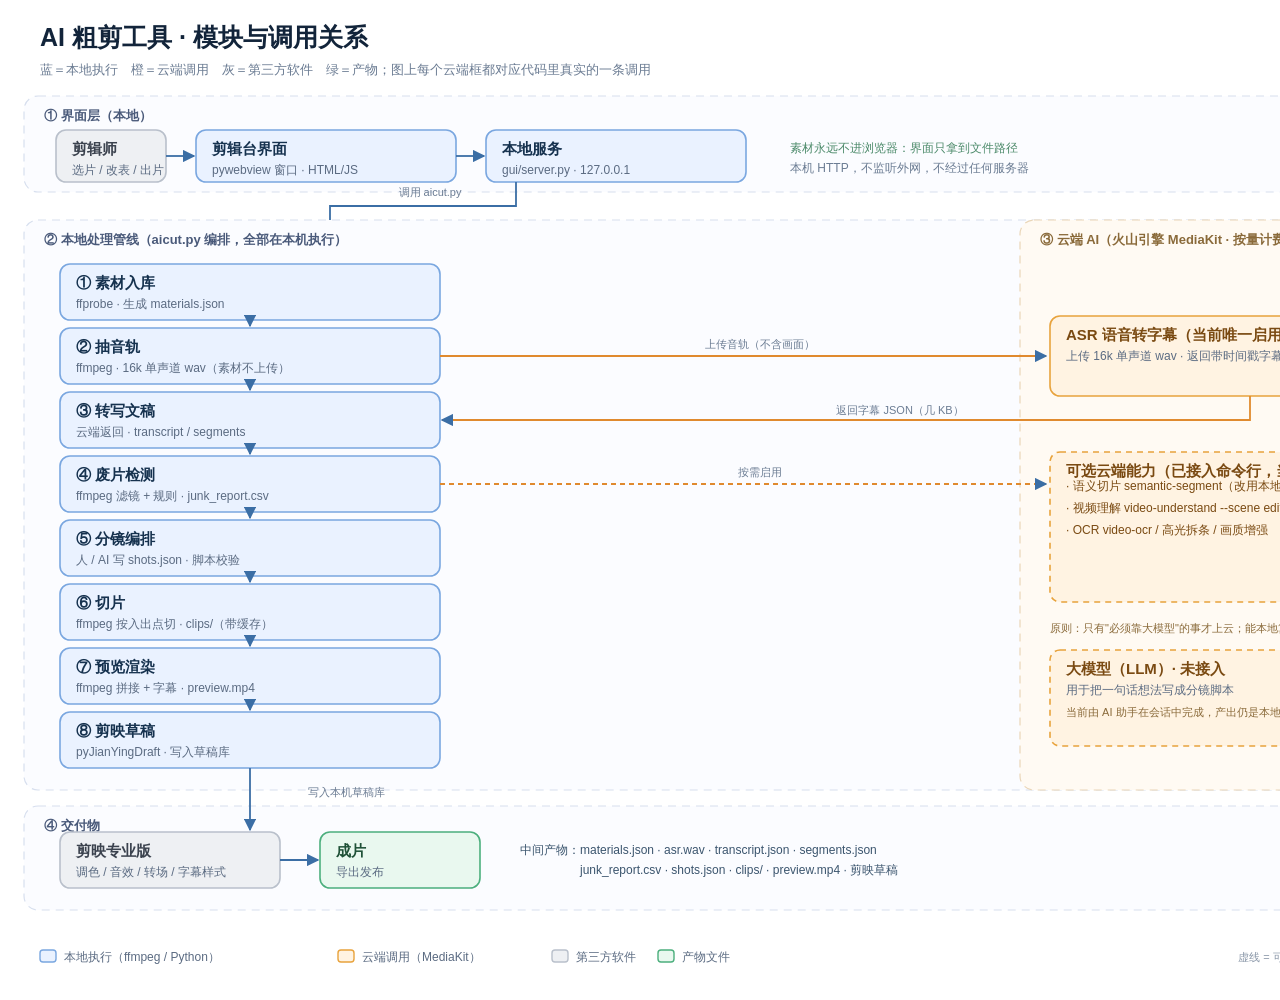
<file: docs/架构图-单页.html>
<!DOCTYPE html><html><head><meta charset="utf-8"><style>html,body{margin:0;padding:0;background:#fff}svg{display:block}</style></head><body><svg xmlns="http://www.w3.org/2000/svg" width="1520" height="1000" viewBox="0 0 1520 1000">
<defs><marker id="arw" viewBox="0 0 10 10" refX="9" refY="5" markerWidth="7" markerHeight="7" orient="auto-start-reverse"><path d="M 0 0 L 10 5 L 0 10 z" fill="#3b6ea5"/></marker></defs>
<rect width="1520" height="1000" fill="#ffffff"/>
<text x="40" y="46" font-size="25" font-weight="700" fill="#12243a" font-family="PingFang SC, Hiragino Sans GB, Microsoft YaHei, sans-serif">AI 粗剪工具 · 模块与调用关系</text>
<text x="40" y="74" font-size="13" fill="#6b7c93" font-family="PingFang SC, Hiragino Sans GB, Microsoft YaHei, sans-serif">蓝＝本地执行　橙＝云端调用　灰＝第三方软件　绿＝产物；图上每个云端框都对应代码里真实的一条调用</text>
<rect x="24" y="96" width="1472" height="96" rx="14" fill="#fbfcff" stroke="#d7dfee" stroke-width="1.2" stroke-dasharray="8 6"/>
<text x="44" y="120" font-size="13" font-weight="600" fill="#4a5a7a" font-family="PingFang SC, Hiragino Sans GB, Microsoft YaHei, sans-serif">① 界面层（本地）</text>
<rect x="56" y="130" width="110" height="52" rx="10" fill="#eef0f3" stroke="#b9c0cb" stroke-width="1.6"/>
<text x="72" y="154" font-size="15" font-weight="600" fill="#3b424e" font-family="PingFang SC, Hiragino Sans GB, Microsoft YaHei, sans-serif">剪辑师</text>
<text x="72" y="174" font-size="12" fill="#5b6b82" font-family="PingFang SC, Hiragino Sans GB, Microsoft YaHei, sans-serif">选片 / 改表 / 出片</text>
<rect x="196" y="130" width="260" height="52" rx="10" fill="#eaf2ff" stroke="#7aa7e0" stroke-width="1.6"/>
<text x="212" y="154" font-size="15" font-weight="600" fill="#16324f" font-family="PingFang SC, Hiragino Sans GB, Microsoft YaHei, sans-serif">剪辑台界面</text>
<text x="212" y="174" font-size="12" fill="#5b6b82" font-family="PingFang SC, Hiragino Sans GB, Microsoft YaHei, sans-serif">pywebview 窗口 · HTML/JS</text>
<rect x="486" y="130" width="260" height="52" rx="10" fill="#eaf2ff" stroke="#7aa7e0" stroke-width="1.6"/>
<text x="502" y="154" font-size="15" font-weight="600" fill="#16324f" font-family="PingFang SC, Hiragino Sans GB, Microsoft YaHei, sans-serif">本地服务</text>
<text x="502" y="174" font-size="12" fill="#5b6b82" font-family="PingFang SC, Hiragino Sans GB, Microsoft YaHei, sans-serif">gui/server.py · 127.0.0.1</text>
<line x1="166" y1="156" x2="194" y2="156" stroke="#3b6ea5" stroke-width="1.8" marker-end="url(#arw)"/>
<line x1="456" y1="156" x2="484" y2="156" stroke="#3b6ea5" stroke-width="1.8" marker-end="url(#arw)"/>
<text x="790" y="152" font-size="12" fill="#4c8a6a" font-family="PingFang SC, Hiragino Sans GB, Microsoft YaHei, sans-serif">素材永远不进浏览器：界面只拿到文件路径</text>
<text x="790" y="172" font-size="12" fill="#6b7c93" font-family="PingFang SC, Hiragino Sans GB, Microsoft YaHei, sans-serif">本机 HTTP，不监听外网，不经过任何服务器</text>
<path d="M 516,182 L 516,206 L 330,206 L 330,266" fill="none" stroke="#3b6ea5" stroke-width="1.8" marker-end="url(#arw)"/>
<text x="430" y="196" font-size="11" fill="#6b7c93" text-anchor="middle" font-family="PingFang SC, Hiragino Sans GB, Microsoft YaHei, sans-serif">调用 aicut.py</text>
<rect x="24" y="220" width="1472" height="570" rx="14" fill="#fbfcff" stroke="#d7dfee" stroke-width="1.2" stroke-dasharray="8 6"/>
<text x="44" y="244" font-size="13" font-weight="600" fill="#4a5a7a" font-family="PingFang SC, Hiragino Sans GB, Microsoft YaHei, sans-serif">② 本地处理管线（aicut.py 编排，全部在本机执行）</text>
<rect x="60" y="264" width="380" height="56" rx="10" fill="#eaf2ff" stroke="#7aa7e0" stroke-width="1.6"/>
<text x="76" y="288" font-size="15" font-weight="600" fill="#16324f" font-family="PingFang SC, Hiragino Sans GB, Microsoft YaHei, sans-serif">① 素材入库</text>
<text x="76" y="308" font-size="12" fill="#5b6b82" font-family="PingFang SC, Hiragino Sans GB, Microsoft YaHei, sans-serif">ffprobe · 生成 materials.json</text>
<rect x="60" y="328" width="380" height="56" rx="10" fill="#eaf2ff" stroke="#7aa7e0" stroke-width="1.6"/>
<text x="76" y="352" font-size="15" font-weight="600" fill="#16324f" font-family="PingFang SC, Hiragino Sans GB, Microsoft YaHei, sans-serif">② 抽音轨</text>
<text x="76" y="372" font-size="12" fill="#5b6b82" font-family="PingFang SC, Hiragino Sans GB, Microsoft YaHei, sans-serif">ffmpeg · 16k 单声道 wav（素材不上传）</text>
<rect x="60" y="392" width="380" height="56" rx="10" fill="#eaf2ff" stroke="#7aa7e0" stroke-width="1.6"/>
<text x="76" y="416" font-size="15" font-weight="600" fill="#16324f" font-family="PingFang SC, Hiragino Sans GB, Microsoft YaHei, sans-serif">③ 转写文稿</text>
<text x="76" y="436" font-size="12" fill="#5b6b82" font-family="PingFang SC, Hiragino Sans GB, Microsoft YaHei, sans-serif">云端返回 · transcript / segments</text>
<rect x="60" y="456" width="380" height="56" rx="10" fill="#eaf2ff" stroke="#7aa7e0" stroke-width="1.6"/>
<text x="76" y="480" font-size="15" font-weight="600" fill="#16324f" font-family="PingFang SC, Hiragino Sans GB, Microsoft YaHei, sans-serif">④ 废片检测</text>
<text x="76" y="500" font-size="12" fill="#5b6b82" font-family="PingFang SC, Hiragino Sans GB, Microsoft YaHei, sans-serif">ffmpeg 滤镜 + 规则 · junk_report.csv</text>
<rect x="60" y="520" width="380" height="56" rx="10" fill="#eaf2ff" stroke="#7aa7e0" stroke-width="1.6"/>
<text x="76" y="544" font-size="15" font-weight="600" fill="#16324f" font-family="PingFang SC, Hiragino Sans GB, Microsoft YaHei, sans-serif">⑤ 分镜编排</text>
<text x="76" y="564" font-size="12" fill="#5b6b82" font-family="PingFang SC, Hiragino Sans GB, Microsoft YaHei, sans-serif">人 / AI 写 shots.json · 脚本校验</text>
<rect x="60" y="584" width="380" height="56" rx="10" fill="#eaf2ff" stroke="#7aa7e0" stroke-width="1.6"/>
<text x="76" y="608" font-size="15" font-weight="600" fill="#16324f" font-family="PingFang SC, Hiragino Sans GB, Microsoft YaHei, sans-serif">⑥ 切片</text>
<text x="76" y="628" font-size="12" fill="#5b6b82" font-family="PingFang SC, Hiragino Sans GB, Microsoft YaHei, sans-serif">ffmpeg 按入出点切 · clips/（带缓存）</text>
<rect x="60" y="648" width="380" height="56" rx="10" fill="#eaf2ff" stroke="#7aa7e0" stroke-width="1.6"/>
<text x="76" y="672" font-size="15" font-weight="600" fill="#16324f" font-family="PingFang SC, Hiragino Sans GB, Microsoft YaHei, sans-serif">⑦ 预览渲染</text>
<text x="76" y="692" font-size="12" fill="#5b6b82" font-family="PingFang SC, Hiragino Sans GB, Microsoft YaHei, sans-serif">ffmpeg 拼接 + 字幕 · preview.mp4</text>
<rect x="60" y="712" width="380" height="56" rx="10" fill="#eaf2ff" stroke="#7aa7e0" stroke-width="1.6"/>
<text x="76" y="736" font-size="15" font-weight="600" fill="#16324f" font-family="PingFang SC, Hiragino Sans GB, Microsoft YaHei, sans-serif">⑧ 剪映草稿</text>
<text x="76" y="756" font-size="12" fill="#5b6b82" font-family="PingFang SC, Hiragino Sans GB, Microsoft YaHei, sans-serif">pyJianYingDraft · 写入草稿库</text>
<line x1="250" y1="320" x2="250" y2="326" stroke="#3b6ea5" stroke-width="1.8" marker-end="url(#arw)"/>
<line x1="250" y1="384" x2="250" y2="390" stroke="#3b6ea5" stroke-width="1.8" marker-end="url(#arw)"/>
<line x1="250" y1="448" x2="250" y2="454" stroke="#3b6ea5" stroke-width="1.8" marker-end="url(#arw)"/>
<line x1="250" y1="512" x2="250" y2="518" stroke="#3b6ea5" stroke-width="1.8" marker-end="url(#arw)"/>
<line x1="250" y1="576" x2="250" y2="582" stroke="#3b6ea5" stroke-width="1.8" marker-end="url(#arw)"/>
<line x1="250" y1="640" x2="250" y2="646" stroke="#3b6ea5" stroke-width="1.8" marker-end="url(#arw)"/>
<line x1="250" y1="704" x2="250" y2="710" stroke="#3b6ea5" stroke-width="1.8" marker-end="url(#arw)"/>
<rect x="1020" y="220" width="476" height="570" rx="14" fill="#fffaf3" stroke="#ead6b8" stroke-width="1.2" stroke-dasharray="8 6"/>
<text x="1040" y="244" font-size="13" font-weight="600" fill="#8a6a3a" font-family="PingFang SC, Hiragino Sans GB, Microsoft YaHei, sans-serif">③ 云端 AI（火山引擎 MediaKit · 按量计费）</text>
<rect x="1050" y="316" width="416" height="80" rx="10" fill="#fff3e2" stroke="#e8a33d" stroke-width="1.6"/>
<text x="1066" y="340" font-size="15" font-weight="600" fill="#7a4a12" font-family="PingFang SC, Hiragino Sans GB, Microsoft YaHei, sans-serif">ASR 语音转字幕（当前唯一启用的云端调用）</text>
<text x="1066" y="360" font-size="12" fill="#5b6b82" font-family="PingFang SC, Hiragino Sans GB, Microsoft YaHei, sans-serif">上传 16k 单声道 wav · 返回带时间戳字幕 JSON</text>
<line x1="440" y1="356" x2="1046" y2="356" stroke="#e08a2e" stroke-width="1.8" marker-end="url(#arw)"/>
<text x="760" y="348" font-size="11" fill="#6b7c93" text-anchor="middle" font-family="PingFang SC, Hiragino Sans GB, Microsoft YaHei, sans-serif">上传音轨（不含画面）</text>
<path d="M 1250,396 L 1250,420 L 442,420" fill="none" stroke="#e08a2e" stroke-width="1.8" marker-end="url(#arw)"/>
<text x="900" y="414" font-size="11" fill="#6b7c93" text-anchor="middle" font-family="PingFang SC, Hiragino Sans GB, Microsoft YaHei, sans-serif">返回字幕 JSON（几 KB）</text>
<rect x="1050" y="452" width="416" height="150" rx="10" fill="#fff3e2" stroke="#e8a33d" stroke-width="1.6" stroke-dasharray="6 5"/>
<text x="1066" y="476" font-size="15" font-weight="600" fill="#7a4a12" font-family="PingFang SC, Hiragino Sans GB, Microsoft YaHei, sans-serif">可选云端能力（已接入命令行，当前未启用）</text>
<text x="1066" y="490" font-size="12" fill="#7a4a12" font-family="PingFang SC, Hiragino Sans GB, Microsoft YaHei, sans-serif">· 语义切片 semantic-segment（改用本地句群切分）</text>
<text x="1066" y="512" font-size="12" fill="#7a4a12" font-family="PingFang SC, Hiragino Sans GB, Microsoft YaHei, sans-serif">· 视频理解 video-understand --scene editing</text>
<text x="1066" y="534" font-size="12" fill="#7a4a12" font-family="PingFang SC, Hiragino Sans GB, Microsoft YaHei, sans-serif">· OCR video-ocr / 高光拆条 / 画质增强</text>
<line x1="440" y1="484" x2="1046" y2="484" stroke="#e08a2e" stroke-width="1.8" stroke-dasharray="5 4" marker-end="url(#arw)"/>
<text x="760" y="476" font-size="11" fill="#6b7c93" text-anchor="middle" font-family="PingFang SC, Hiragino Sans GB, Microsoft YaHei, sans-serif">按需启用</text>
<text x="1050" y="632" font-size="11" fill="#8a6a3a" font-family="PingFang SC, Hiragino Sans GB, Microsoft YaHei, sans-serif">原则：只有"必须靠大模型"的事才上云；能本地算的（切、拼、检）一律不上传</text>
<rect x="1050" y="650" width="416" height="96" rx="10" fill="#fff3e2" stroke="#e8a33d" stroke-width="1.6" stroke-dasharray="6 5"/>
<text x="1066" y="674" font-size="15" font-weight="600" fill="#7a4a12" font-family="PingFang SC, Hiragino Sans GB, Microsoft YaHei, sans-serif">大模型（LLM）· 未接入</text>
<text x="1066" y="694" font-size="12" fill="#5b6b82" font-family="PingFang SC, Hiragino Sans GB, Microsoft YaHei, sans-serif">用于把一句话想法写成分镜脚本</text>
<text x="1066" y="716" font-size="11" fill="#8a6a3a" font-family="PingFang SC, Hiragino Sans GB, Microsoft YaHei, sans-serif">当前由 AI 助手在会话中完成，产出仍是本地文件 shots.json</text>
<rect x="24" y="806" width="1472" height="104" rx="14" fill="#fbfcff" stroke="#d7dfee" stroke-width="1.2" stroke-dasharray="8 6"/>
<text x="44" y="830" font-size="13" font-weight="600" fill="#4a5a7a" font-family="PingFang SC, Hiragino Sans GB, Microsoft YaHei, sans-serif">④ 交付物</text>
<rect x="60" y="832" width="220" height="56" rx="10" fill="#eef0f3" stroke="#b9c0cb" stroke-width="1.6"/>
<text x="76" y="856" font-size="15" font-weight="600" fill="#3b424e" font-family="PingFang SC, Hiragino Sans GB, Microsoft YaHei, sans-serif">剪映专业版</text>
<text x="76" y="876" font-size="12" fill="#5b6b82" font-family="PingFang SC, Hiragino Sans GB, Microsoft YaHei, sans-serif">调色 / 音效 / 转场 / 字幕样式</text>
<rect x="320" y="832" width="160" height="56" rx="10" fill="#e9f8ef" stroke="#4caf7d" stroke-width="1.6"/>
<text x="336" y="856" font-size="15" font-weight="600" fill="#1f5137" font-family="PingFang SC, Hiragino Sans GB, Microsoft YaHei, sans-serif">成片</text>
<text x="336" y="876" font-size="12" fill="#5b6b82" font-family="PingFang SC, Hiragino Sans GB, Microsoft YaHei, sans-serif">导出发布</text>
<line x1="250" y1="768" x2="250" y2="830" stroke="#3b6ea5" stroke-width="1.8" marker-end="url(#arw)"/>
<text x="346" y="796" font-size="11" fill="#6b7c93" text-anchor="middle" font-family="PingFang SC, Hiragino Sans GB, Microsoft YaHei, sans-serif">写入本机草稿库</text>
<line x1="280" y1="860" x2="318" y2="860" stroke="#3b6ea5" stroke-width="1.8" marker-end="url(#arw)"/>
<text x="520" y="854" font-size="12" fill="#3b556e" font-family="PingFang SC, Hiragino Sans GB, Microsoft YaHei, sans-serif">中间产物：materials.json · asr.wav · transcript.json · segments.json</text>
<text x="520" y="874" font-size="12" fill="#3b556e" font-family="PingFang SC, Hiragino Sans GB, Microsoft YaHei, sans-serif">　　　　　junk_report.csv · shots.json · clips/ · preview.mp4 · 剪映草稿</text>
<rect x="40" y="950" width="16" height="12" rx="3" fill="#eaf2ff" stroke="#7aa7e0" stroke-width="1.4"/>
<text x="64" y="961" font-size="12" fill="#5b6b82" font-family="PingFang SC, Hiragino Sans GB, Microsoft YaHei, sans-serif">本地执行（ffmpeg / Python）</text>
<rect x="338" y="950" width="16" height="12" rx="3" fill="#fff3e2" stroke="#e8a33d" stroke-width="1.4"/>
<text x="362" y="961" font-size="12" fill="#5b6b82" font-family="PingFang SC, Hiragino Sans GB, Microsoft YaHei, sans-serif">云端调用（MediaKit）</text>
<rect x="552" y="950" width="16" height="12" rx="3" fill="#eef0f3" stroke="#b9c0cb" stroke-width="1.4"/>
<text x="576" y="961" font-size="12" fill="#5b6b82" font-family="PingFang SC, Hiragino Sans GB, Microsoft YaHei, sans-serif">第三方软件</text>
<rect x="658" y="950" width="16" height="12" rx="3" fill="#e9f8ef" stroke="#4caf7d" stroke-width="1.4"/>
<text x="682" y="961" font-size="12" fill="#5b6b82" font-family="PingFang SC, Hiragino Sans GB, Microsoft YaHei, sans-serif">产物文件</text>
<text x="1480" y="961" text-anchor="end" font-size="11" fill="#8a97a8" font-family="PingFang SC, Hiragino Sans GB, Microsoft YaHei, sans-serif">虚线 = 可选 / 未启用　｜　素材原片全程不出本机</text>
</svg></body></html>
</file>
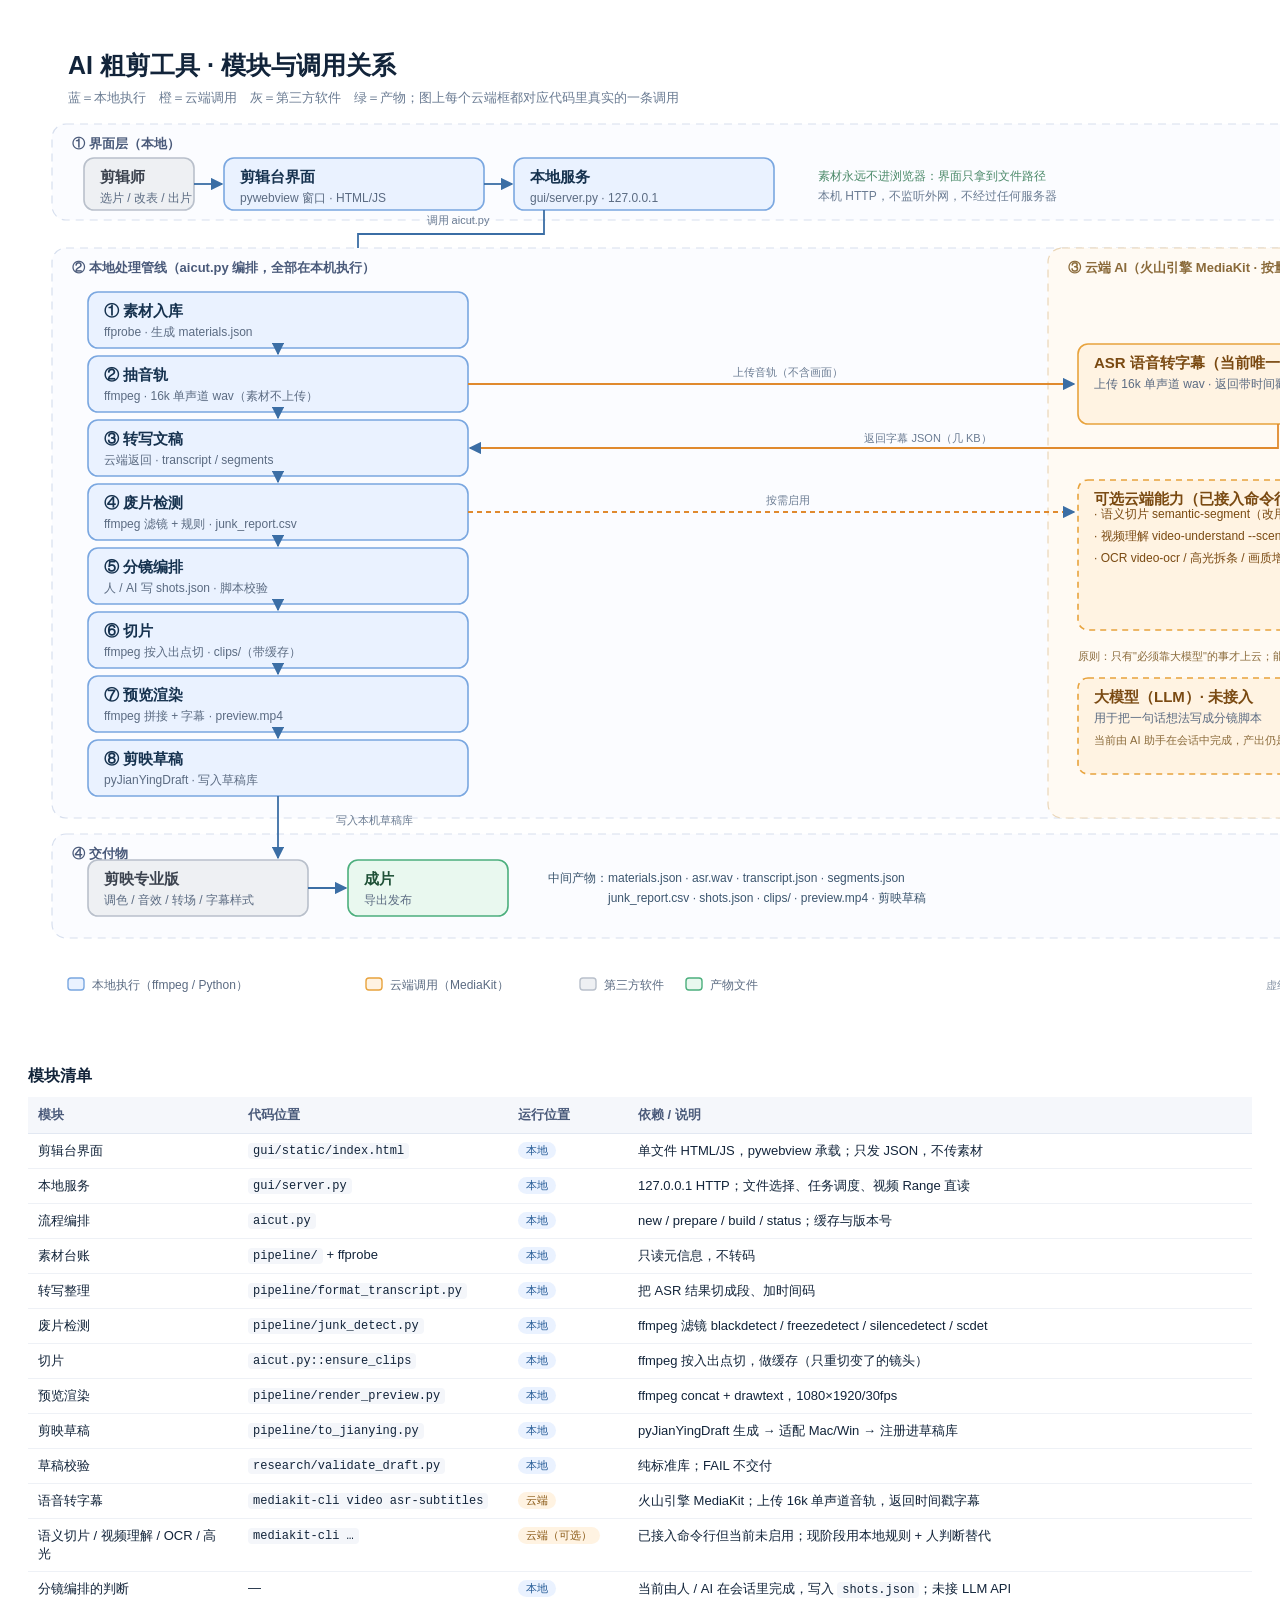
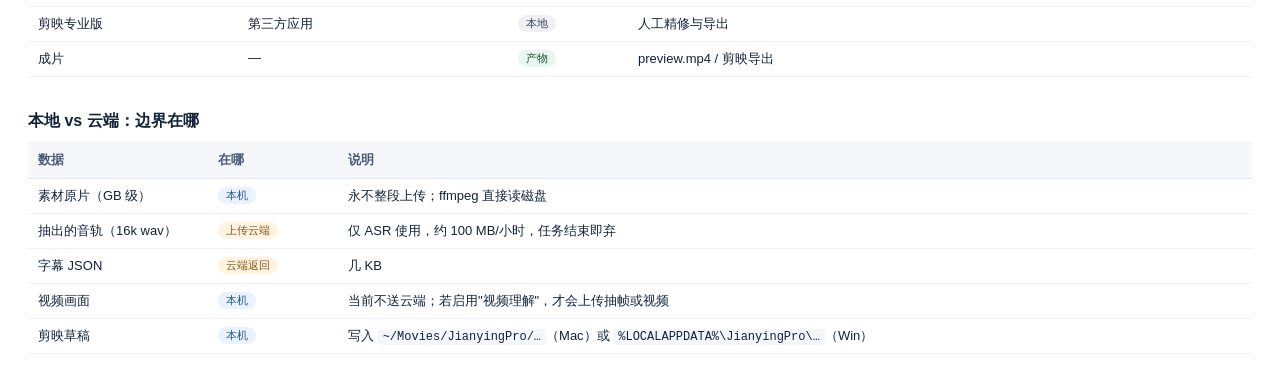
<file: docs/架构图.html>
<!DOCTYPE html><html lang="zh-CN"><head><meta charset="utf-8">
<title>AI 粗剪工具 · 架构图</title>
<style>
body{margin:0;padding:28px;background:#fff;font-family:PingFang SC, Hiragino Sans GB, Microsoft YaHei, sans-serif;color:#12243a}
h1{font-size:22px;margin:0 0 6px} .sub{color:#6b7c93;font-size:13px;margin-bottom:18px}
h2{font-size:16px;margin:34px 0 10px}
table{border-collapse:collapse;width:100%;font-size:13px}
th{text-align:left;background:#f5f7fb;color:#4a5a7a;font-weight:600;padding:9px 10px;border-bottom:1px solid #e2e8f2}
td{padding:8px 10px;border-bottom:1px solid #eef1f6;vertical-align:top}
code{background:#f4f6fa;padding:1px 5px;border-radius:4px;font-size:12px}
.tag{display:inline-block;padding:1px 8px;border-radius:10px;font-size:11px}
.l{background:#eaf2ff;color:#245a96} .c{background:#fff3e2;color:#8a5a17}
.g{background:#eef0f3;color:#3b424e} .o{background:#e9f8ef;color:#1f5137}
</style></head><body>
<svg xmlns="http://www.w3.org/2000/svg" width="1520" height="1000" viewBox="0 0 1520 1000">
<defs><marker id="arw" viewBox="0 0 10 10" refX="9" refY="5" markerWidth="7" markerHeight="7" orient="auto-start-reverse"><path d="M 0 0 L 10 5 L 0 10 z" fill="#3b6ea5"/></marker></defs>
<rect width="1520" height="1000" fill="#ffffff"/>
<text x="40" y="46" font-size="25" font-weight="700" fill="#12243a" font-family="PingFang SC, Hiragino Sans GB, Microsoft YaHei, sans-serif">AI 粗剪工具 · 模块与调用关系</text>
<text x="40" y="74" font-size="13" fill="#6b7c93" font-family="PingFang SC, Hiragino Sans GB, Microsoft YaHei, sans-serif">蓝＝本地执行　橙＝云端调用　灰＝第三方软件　绿＝产物；图上每个云端框都对应代码里真实的一条调用</text>
<rect x="24" y="96" width="1472" height="96" rx="14" fill="#fbfcff" stroke="#d7dfee" stroke-width="1.2" stroke-dasharray="8 6"/>
<text x="44" y="120" font-size="13" font-weight="600" fill="#4a5a7a" font-family="PingFang SC, Hiragino Sans GB, Microsoft YaHei, sans-serif">① 界面层（本地）</text>
<rect x="56" y="130" width="110" height="52" rx="10" fill="#eef0f3" stroke="#b9c0cb" stroke-width="1.6"/>
<text x="72" y="154" font-size="15" font-weight="600" fill="#3b424e" font-family="PingFang SC, Hiragino Sans GB, Microsoft YaHei, sans-serif">剪辑师</text>
<text x="72" y="174" font-size="12" fill="#5b6b82" font-family="PingFang SC, Hiragino Sans GB, Microsoft YaHei, sans-serif">选片 / 改表 / 出片</text>
<rect x="196" y="130" width="260" height="52" rx="10" fill="#eaf2ff" stroke="#7aa7e0" stroke-width="1.6"/>
<text x="212" y="154" font-size="15" font-weight="600" fill="#16324f" font-family="PingFang SC, Hiragino Sans GB, Microsoft YaHei, sans-serif">剪辑台界面</text>
<text x="212" y="174" font-size="12" fill="#5b6b82" font-family="PingFang SC, Hiragino Sans GB, Microsoft YaHei, sans-serif">pywebview 窗口 · HTML/JS</text>
<rect x="486" y="130" width="260" height="52" rx="10" fill="#eaf2ff" stroke="#7aa7e0" stroke-width="1.6"/>
<text x="502" y="154" font-size="15" font-weight="600" fill="#16324f" font-family="PingFang SC, Hiragino Sans GB, Microsoft YaHei, sans-serif">本地服务</text>
<text x="502" y="174" font-size="12" fill="#5b6b82" font-family="PingFang SC, Hiragino Sans GB, Microsoft YaHei, sans-serif">gui/server.py · 127.0.0.1</text>
<line x1="166" y1="156" x2="194" y2="156" stroke="#3b6ea5" stroke-width="1.8" marker-end="url(#arw)"/>
<line x1="456" y1="156" x2="484" y2="156" stroke="#3b6ea5" stroke-width="1.8" marker-end="url(#arw)"/>
<text x="790" y="152" font-size="12" fill="#4c8a6a" font-family="PingFang SC, Hiragino Sans GB, Microsoft YaHei, sans-serif">素材永远不进浏览器：界面只拿到文件路径</text>
<text x="790" y="172" font-size="12" fill="#6b7c93" font-family="PingFang SC, Hiragino Sans GB, Microsoft YaHei, sans-serif">本机 HTTP，不监听外网，不经过任何服务器</text>
<path d="M 516,182 L 516,206 L 330,206 L 330,266" fill="none" stroke="#3b6ea5" stroke-width="1.8" marker-end="url(#arw)"/>
<text x="430" y="196" font-size="11" fill="#6b7c93" text-anchor="middle" font-family="PingFang SC, Hiragino Sans GB, Microsoft YaHei, sans-serif">调用 aicut.py</text>
<rect x="24" y="220" width="1472" height="570" rx="14" fill="#fbfcff" stroke="#d7dfee" stroke-width="1.2" stroke-dasharray="8 6"/>
<text x="44" y="244" font-size="13" font-weight="600" fill="#4a5a7a" font-family="PingFang SC, Hiragino Sans GB, Microsoft YaHei, sans-serif">② 本地处理管线（aicut.py 编排，全部在本机执行）</text>
<rect x="60" y="264" width="380" height="56" rx="10" fill="#eaf2ff" stroke="#7aa7e0" stroke-width="1.6"/>
<text x="76" y="288" font-size="15" font-weight="600" fill="#16324f" font-family="PingFang SC, Hiragino Sans GB, Microsoft YaHei, sans-serif">① 素材入库</text>
<text x="76" y="308" font-size="12" fill="#5b6b82" font-family="PingFang SC, Hiragino Sans GB, Microsoft YaHei, sans-serif">ffprobe · 生成 materials.json</text>
<rect x="60" y="328" width="380" height="56" rx="10" fill="#eaf2ff" stroke="#7aa7e0" stroke-width="1.6"/>
<text x="76" y="352" font-size="15" font-weight="600" fill="#16324f" font-family="PingFang SC, Hiragino Sans GB, Microsoft YaHei, sans-serif">② 抽音轨</text>
<text x="76" y="372" font-size="12" fill="#5b6b82" font-family="PingFang SC, Hiragino Sans GB, Microsoft YaHei, sans-serif">ffmpeg · 16k 单声道 wav（素材不上传）</text>
<rect x="60" y="392" width="380" height="56" rx="10" fill="#eaf2ff" stroke="#7aa7e0" stroke-width="1.6"/>
<text x="76" y="416" font-size="15" font-weight="600" fill="#16324f" font-family="PingFang SC, Hiragino Sans GB, Microsoft YaHei, sans-serif">③ 转写文稿</text>
<text x="76" y="436" font-size="12" fill="#5b6b82" font-family="PingFang SC, Hiragino Sans GB, Microsoft YaHei, sans-serif">云端返回 · transcript / segments</text>
<rect x="60" y="456" width="380" height="56" rx="10" fill="#eaf2ff" stroke="#7aa7e0" stroke-width="1.6"/>
<text x="76" y="480" font-size="15" font-weight="600" fill="#16324f" font-family="PingFang SC, Hiragino Sans GB, Microsoft YaHei, sans-serif">④ 废片检测</text>
<text x="76" y="500" font-size="12" fill="#5b6b82" font-family="PingFang SC, Hiragino Sans GB, Microsoft YaHei, sans-serif">ffmpeg 滤镜 + 规则 · junk_report.csv</text>
<rect x="60" y="520" width="380" height="56" rx="10" fill="#eaf2ff" stroke="#7aa7e0" stroke-width="1.6"/>
<text x="76" y="544" font-size="15" font-weight="600" fill="#16324f" font-family="PingFang SC, Hiragino Sans GB, Microsoft YaHei, sans-serif">⑤ 分镜编排</text>
<text x="76" y="564" font-size="12" fill="#5b6b82" font-family="PingFang SC, Hiragino Sans GB, Microsoft YaHei, sans-serif">人 / AI 写 shots.json · 脚本校验</text>
<rect x="60" y="584" width="380" height="56" rx="10" fill="#eaf2ff" stroke="#7aa7e0" stroke-width="1.6"/>
<text x="76" y="608" font-size="15" font-weight="600" fill="#16324f" font-family="PingFang SC, Hiragino Sans GB, Microsoft YaHei, sans-serif">⑥ 切片</text>
<text x="76" y="628" font-size="12" fill="#5b6b82" font-family="PingFang SC, Hiragino Sans GB, Microsoft YaHei, sans-serif">ffmpeg 按入出点切 · clips/（带缓存）</text>
<rect x="60" y="648" width="380" height="56" rx="10" fill="#eaf2ff" stroke="#7aa7e0" stroke-width="1.6"/>
<text x="76" y="672" font-size="15" font-weight="600" fill="#16324f" font-family="PingFang SC, Hiragino Sans GB, Microsoft YaHei, sans-serif">⑦ 预览渲染</text>
<text x="76" y="692" font-size="12" fill="#5b6b82" font-family="PingFang SC, Hiragino Sans GB, Microsoft YaHei, sans-serif">ffmpeg 拼接 + 字幕 · preview.mp4</text>
<rect x="60" y="712" width="380" height="56" rx="10" fill="#eaf2ff" stroke="#7aa7e0" stroke-width="1.6"/>
<text x="76" y="736" font-size="15" font-weight="600" fill="#16324f" font-family="PingFang SC, Hiragino Sans GB, Microsoft YaHei, sans-serif">⑧ 剪映草稿</text>
<text x="76" y="756" font-size="12" fill="#5b6b82" font-family="PingFang SC, Hiragino Sans GB, Microsoft YaHei, sans-serif">pyJianYingDraft · 写入草稿库</text>
<line x1="250" y1="320" x2="250" y2="326" stroke="#3b6ea5" stroke-width="1.8" marker-end="url(#arw)"/>
<line x1="250" y1="384" x2="250" y2="390" stroke="#3b6ea5" stroke-width="1.8" marker-end="url(#arw)"/>
<line x1="250" y1="448" x2="250" y2="454" stroke="#3b6ea5" stroke-width="1.8" marker-end="url(#arw)"/>
<line x1="250" y1="512" x2="250" y2="518" stroke="#3b6ea5" stroke-width="1.8" marker-end="url(#arw)"/>
<line x1="250" y1="576" x2="250" y2="582" stroke="#3b6ea5" stroke-width="1.8" marker-end="url(#arw)"/>
<line x1="250" y1="640" x2="250" y2="646" stroke="#3b6ea5" stroke-width="1.8" marker-end="url(#arw)"/>
<line x1="250" y1="704" x2="250" y2="710" stroke="#3b6ea5" stroke-width="1.8" marker-end="url(#arw)"/>
<rect x="1020" y="220" width="476" height="570" rx="14" fill="#fffaf3" stroke="#ead6b8" stroke-width="1.2" stroke-dasharray="8 6"/>
<text x="1040" y="244" font-size="13" font-weight="600" fill="#8a6a3a" font-family="PingFang SC, Hiragino Sans GB, Microsoft YaHei, sans-serif">③ 云端 AI（火山引擎 MediaKit · 按量计费）</text>
<rect x="1050" y="316" width="416" height="80" rx="10" fill="#fff3e2" stroke="#e8a33d" stroke-width="1.6"/>
<text x="1066" y="340" font-size="15" font-weight="600" fill="#7a4a12" font-family="PingFang SC, Hiragino Sans GB, Microsoft YaHei, sans-serif">ASR 语音转字幕（当前唯一启用的云端调用）</text>
<text x="1066" y="360" font-size="12" fill="#5b6b82" font-family="PingFang SC, Hiragino Sans GB, Microsoft YaHei, sans-serif">上传 16k 单声道 wav · 返回带时间戳字幕 JSON</text>
<line x1="440" y1="356" x2="1046" y2="356" stroke="#e08a2e" stroke-width="1.8" marker-end="url(#arw)"/>
<text x="760" y="348" font-size="11" fill="#6b7c93" text-anchor="middle" font-family="PingFang SC, Hiragino Sans GB, Microsoft YaHei, sans-serif">上传音轨（不含画面）</text>
<path d="M 1250,396 L 1250,420 L 442,420" fill="none" stroke="#e08a2e" stroke-width="1.8" marker-end="url(#arw)"/>
<text x="900" y="414" font-size="11" fill="#6b7c93" text-anchor="middle" font-family="PingFang SC, Hiragino Sans GB, Microsoft YaHei, sans-serif">返回字幕 JSON（几 KB）</text>
<rect x="1050" y="452" width="416" height="150" rx="10" fill="#fff3e2" stroke="#e8a33d" stroke-width="1.6" stroke-dasharray="6 5"/>
<text x="1066" y="476" font-size="15" font-weight="600" fill="#7a4a12" font-family="PingFang SC, Hiragino Sans GB, Microsoft YaHei, sans-serif">可选云端能力（已接入命令行，当前未启用）</text>
<text x="1066" y="490" font-size="12" fill="#7a4a12" font-family="PingFang SC, Hiragino Sans GB, Microsoft YaHei, sans-serif">· 语义切片 semantic-segment（改用本地句群切分）</text>
<text x="1066" y="512" font-size="12" fill="#7a4a12" font-family="PingFang SC, Hiragino Sans GB, Microsoft YaHei, sans-serif">· 视频理解 video-understand --scene editing</text>
<text x="1066" y="534" font-size="12" fill="#7a4a12" font-family="PingFang SC, Hiragino Sans GB, Microsoft YaHei, sans-serif">· OCR video-ocr / 高光拆条 / 画质增强</text>
<line x1="440" y1="484" x2="1046" y2="484" stroke="#e08a2e" stroke-width="1.8" stroke-dasharray="5 4" marker-end="url(#arw)"/>
<text x="760" y="476" font-size="11" fill="#6b7c93" text-anchor="middle" font-family="PingFang SC, Hiragino Sans GB, Microsoft YaHei, sans-serif">按需启用</text>
<text x="1050" y="632" font-size="11" fill="#8a6a3a" font-family="PingFang SC, Hiragino Sans GB, Microsoft YaHei, sans-serif">原则：只有"必须靠大模型"的事才上云；能本地算的（切、拼、检）一律不上传</text>
<rect x="1050" y="650" width="416" height="96" rx="10" fill="#fff3e2" stroke="#e8a33d" stroke-width="1.6" stroke-dasharray="6 5"/>
<text x="1066" y="674" font-size="15" font-weight="600" fill="#7a4a12" font-family="PingFang SC, Hiragino Sans GB, Microsoft YaHei, sans-serif">大模型（LLM）· 未接入</text>
<text x="1066" y="694" font-size="12" fill="#5b6b82" font-family="PingFang SC, Hiragino Sans GB, Microsoft YaHei, sans-serif">用于把一句话想法写成分镜脚本</text>
<text x="1066" y="716" font-size="11" fill="#8a6a3a" font-family="PingFang SC, Hiragino Sans GB, Microsoft YaHei, sans-serif">当前由 AI 助手在会话中完成，产出仍是本地文件 shots.json</text>
<rect x="24" y="806" width="1472" height="104" rx="14" fill="#fbfcff" stroke="#d7dfee" stroke-width="1.2" stroke-dasharray="8 6"/>
<text x="44" y="830" font-size="13" font-weight="600" fill="#4a5a7a" font-family="PingFang SC, Hiragino Sans GB, Microsoft YaHei, sans-serif">④ 交付物</text>
<rect x="60" y="832" width="220" height="56" rx="10" fill="#eef0f3" stroke="#b9c0cb" stroke-width="1.6"/>
<text x="76" y="856" font-size="15" font-weight="600" fill="#3b424e" font-family="PingFang SC, Hiragino Sans GB, Microsoft YaHei, sans-serif">剪映专业版</text>
<text x="76" y="876" font-size="12" fill="#5b6b82" font-family="PingFang SC, Hiragino Sans GB, Microsoft YaHei, sans-serif">调色 / 音效 / 转场 / 字幕样式</text>
<rect x="320" y="832" width="160" height="56" rx="10" fill="#e9f8ef" stroke="#4caf7d" stroke-width="1.6"/>
<text x="336" y="856" font-size="15" font-weight="600" fill="#1f5137" font-family="PingFang SC, Hiragino Sans GB, Microsoft YaHei, sans-serif">成片</text>
<text x="336" y="876" font-size="12" fill="#5b6b82" font-family="PingFang SC, Hiragino Sans GB, Microsoft YaHei, sans-serif">导出发布</text>
<line x1="250" y1="768" x2="250" y2="830" stroke="#3b6ea5" stroke-width="1.8" marker-end="url(#arw)"/>
<text x="346" y="796" font-size="11" fill="#6b7c93" text-anchor="middle" font-family="PingFang SC, Hiragino Sans GB, Microsoft YaHei, sans-serif">写入本机草稿库</text>
<line x1="280" y1="860" x2="318" y2="860" stroke="#3b6ea5" stroke-width="1.8" marker-end="url(#arw)"/>
<text x="520" y="854" font-size="12" fill="#3b556e" font-family="PingFang SC, Hiragino Sans GB, Microsoft YaHei, sans-serif">中间产物：materials.json · asr.wav · transcript.json · segments.json</text>
<text x="520" y="874" font-size="12" fill="#3b556e" font-family="PingFang SC, Hiragino Sans GB, Microsoft YaHei, sans-serif">　　　　　junk_report.csv · shots.json · clips/ · preview.mp4 · 剪映草稿</text>
<rect x="40" y="950" width="16" height="12" rx="3" fill="#eaf2ff" stroke="#7aa7e0" stroke-width="1.4"/>
<text x="64" y="961" font-size="12" fill="#5b6b82" font-family="PingFang SC, Hiragino Sans GB, Microsoft YaHei, sans-serif">本地执行（ffmpeg / Python）</text>
<rect x="338" y="950" width="16" height="12" rx="3" fill="#fff3e2" stroke="#e8a33d" stroke-width="1.4"/>
<text x="362" y="961" font-size="12" fill="#5b6b82" font-family="PingFang SC, Hiragino Sans GB, Microsoft YaHei, sans-serif">云端调用（MediaKit）</text>
<rect x="552" y="950" width="16" height="12" rx="3" fill="#eef0f3" stroke="#b9c0cb" stroke-width="1.4"/>
<text x="576" y="961" font-size="12" fill="#5b6b82" font-family="PingFang SC, Hiragino Sans GB, Microsoft YaHei, sans-serif">第三方软件</text>
<rect x="658" y="950" width="16" height="12" rx="3" fill="#e9f8ef" stroke="#4caf7d" stroke-width="1.4"/>
<text x="682" y="961" font-size="12" fill="#5b6b82" font-family="PingFang SC, Hiragino Sans GB, Microsoft YaHei, sans-serif">产物文件</text>
<text x="1480" y="961" text-anchor="end" font-size="11" fill="#8a97a8" font-family="PingFang SC, Hiragino Sans GB, Microsoft YaHei, sans-serif">虚线 = 可选 / 未启用　｜　素材原片全程不出本机</text>
</svg>
<h2>模块清单</h2>
<table>
<tr><th style="width:190px">模块</th><th style="width:250px">代码位置</th><th style="width:100px">运行位置</th><th>依赖 / 说明</th></tr>
<tr><td>剪辑台界面</td><td><code>gui/static/index.html</code></td><td><span class="tag l">本地</span></td><td>单文件 HTML/JS，pywebview 承载；只发 JSON，不传素材</td></tr>
<tr><td>本地服务</td><td><code>gui/server.py</code></td><td><span class="tag l">本地</span></td><td>127.0.0.1 HTTP；文件选择、任务调度、视频 Range 直读</td></tr>
<tr><td>流程编排</td><td><code>aicut.py</code></td><td><span class="tag l">本地</span></td><td>new / prepare / build / status；缓存与版本号</td></tr>
<tr><td>素材台账</td><td><code>pipeline/</code> + ffprobe</td><td><span class="tag l">本地</span></td><td>只读元信息，不转码</td></tr>
<tr><td>转写整理</td><td><code>pipeline/format_transcript.py</code></td><td><span class="tag l">本地</span></td><td>把 ASR 结果切成段、加时间码</td></tr>
<tr><td>废片检测</td><td><code>pipeline/junk_detect.py</code></td><td><span class="tag l">本地</span></td><td>ffmpeg 滤镜 blackdetect / freezedetect / silencedetect / scdet</td></tr>
<tr><td>切片</td><td><code>aicut.py::ensure_clips</code></td><td><span class="tag l">本地</span></td><td>ffmpeg 按入出点切，做缓存（只重切变了的镜头）</td></tr>
<tr><td>预览渲染</td><td><code>pipeline/render_preview.py</code></td><td><span class="tag l">本地</span></td><td>ffmpeg concat + drawtext，1080×1920/30fps</td></tr>
<tr><td>剪映草稿</td><td><code>pipeline/to_jianying.py</code></td><td><span class="tag l">本地</span></td><td>pyJianYingDraft 生成 → 适配 Mac/Win → 注册进草稿库</td></tr>
<tr><td>草稿校验</td><td><code>research/validate_draft.py</code></td><td><span class="tag l">本地</span></td><td>纯标准库；FAIL 不交付</td></tr>
<tr><td>语音转字幕</td><td><code>mediakit-cli video asr-subtitles</code></td><td><span class="tag c">云端</span></td><td>火山引擎 MediaKit；上传 16k 单声道音轨，返回时间戳字幕</td></tr>
<tr><td>语义切片 / 视频理解 / OCR / 高光</td><td><code>mediakit-cli …</code></td><td><span class="tag c">云端（可选）</span></td><td>已接入命令行但当前未启用；现阶段用本地规则 + 人判断替代</td></tr>
<tr><td>分镜编排的判断</td><td>—</td><td><span class="tag l">本地</span></td><td>当前由人 / AI 在会话里完成，写入 <code>shots.json</code>；未接 LLM API</td></tr>
<tr><td>剪映专业版</td><td>第三方应用</td><td><span class="tag g">本地</span></td><td>人工精修与导出</td></tr>
<tr><td>成片</td><td>—</td><td><span class="tag o">产物</span></td><td>preview.mp4 / 剪映导出</td></tr>
</table>

<h2>本地 vs 云端：边界在哪</h2>
<table>
<tr><th style="width:160px">数据</th><th style="width:110px">在哪</th><th>说明</th></tr>
<tr><td>素材原片（GB 级）</td><td><span class="tag l">本机</span></td><td>永不整段上传；ffmpeg 直接读磁盘</td></tr>
<tr><td>抽出的音轨（16k wav）</td><td><span class="tag c">上传云端</span></td><td>仅 ASR 使用，约 100 MB/小时，任务结束即弃</td></tr>
<tr><td>字幕 JSON</td><td><span class="tag c">云端返回</span></td><td>几 KB</td></tr>
<tr><td>视频画面</td><td><span class="tag l">本机</span></td><td>当前不送云端；若启用"视频理解"，才会上传抽帧或视频</td></tr>
<tr><td>剪映草稿</td><td><span class="tag l">本机</span></td><td>写入 <code>~/Movies/JianyingPro/…</code>（Mac）或 <code>%LOCALAPPDATA%\JianyingPro\…</code>（Win）</td></tr>
</table>
</body></html>
</file>
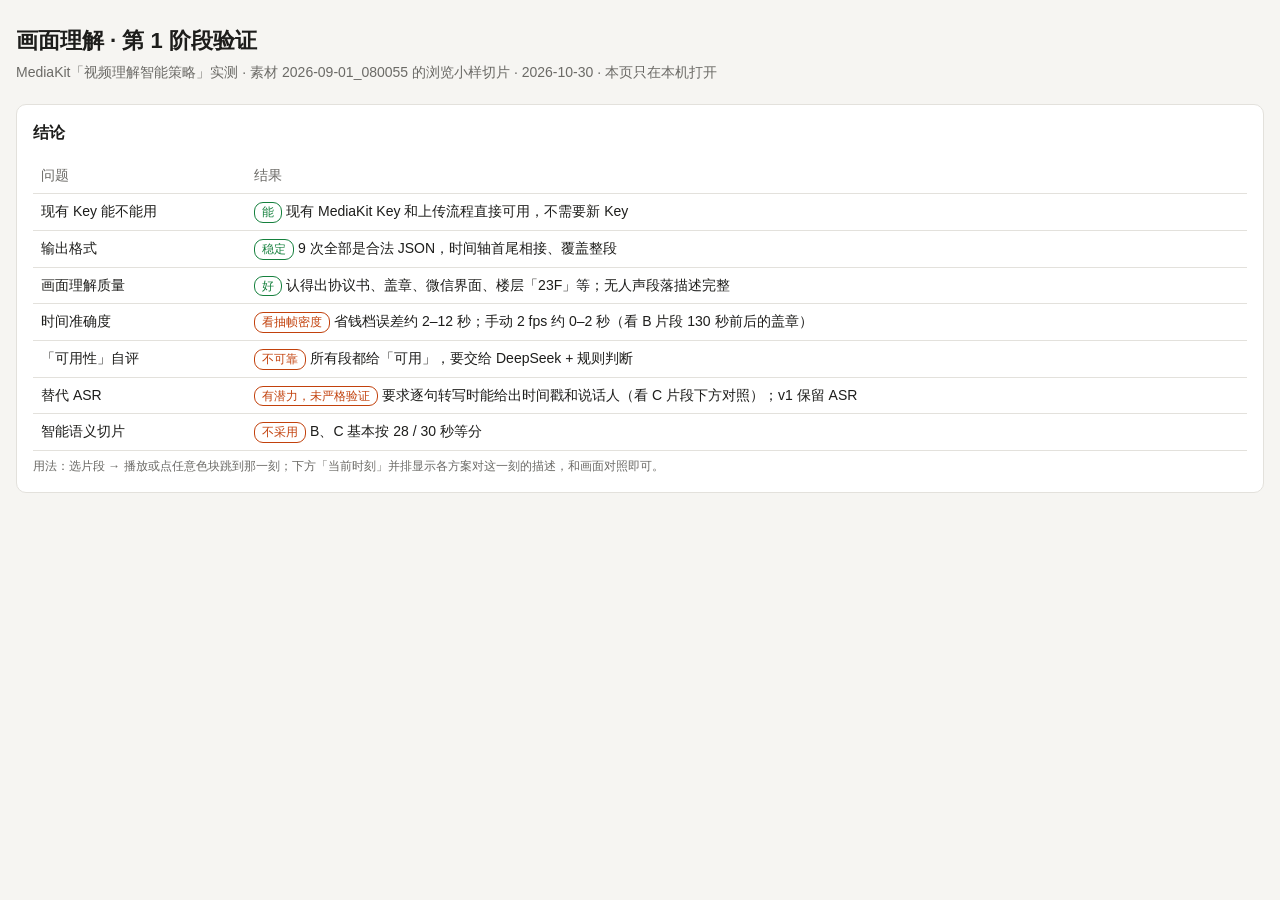
<file: .claude/PRPs/spikes/multimodal/page_template.html>
<!doctype html>
<html lang="zh-CN">
<head>
<meta charset="utf-8">
<meta name="viewport" content="width=device-width,initial-scale=1">
<title>画面理解验证</title>
<style>
:root{--bg:#f6f5f2;--panel:#fff;--ink:#1d1d1b;--mute:#6b6a66;--line:#e3e1dc;--accent:#2f6fde;--asr:#7a8a99;--sem:#b9a27a;--warn:#c2410c;--ok:#15803d;
 --c1:#4f7fd9;--c2:#3aa48c;--c3:#d08a3c;--c4:#9a6bd1;--c5:#d1586e}
@media (prefers-color-scheme:dark){:root{--bg:#141413;--panel:#1e1e1c;--ink:#ecebe7;--mute:#9b9a95;--line:#33322f;--accent:#7aa5ff;--asr:#8796a5;--sem:#a48f6a}}
*{box-sizing:border-box}
body{margin:0;background:var(--bg);color:var(--ink);font:14px/1.55 -apple-system,"PingFang SC","Microsoft YaHei",sans-serif}
.wrap{max-width:1280px;margin:0 auto;padding:24px 16px 64px}
h1{font-size:22px;margin:0 0 4px}h2{font-size:16px;margin:0 0 12px}
.sub{color:var(--mute);margin:0 0 20px}
.card{background:var(--panel);border:1px solid var(--line);border-radius:10px;padding:16px;margin-bottom:16px}
table{border-collapse:collapse;width:100%}td,th{border-bottom:1px solid var(--line);padding:7px 8px;text-align:left;vertical-align:top}th{color:var(--mute);font-weight:500;white-space:nowrap}
.tag{display:inline-block;padding:0 7px;border-radius:9px;font-size:12px;border:1px solid var(--line)}
.tag.ok{color:var(--ok);border-color:currentColor}.tag.warn{color:var(--warn);border-color:currentColor}
.tabs{display:flex;gap:8px;margin:8px 0 16px;flex-wrap:wrap}
.tabs button{border:1px solid var(--line);background:var(--panel);color:var(--ink);padding:8px 14px;border-radius:8px;cursor:pointer;font:inherit}
.tabs button.on{border-color:var(--accent);color:var(--accent);font-weight:600}
.clip{display:grid;grid-template-columns:300px 1fr;gap:16px;align-items:start}
@media (max-width:820px){.clip{grid-template-columns:1fr}}
video{width:100%;max-height:540px;background:#000;border-radius:8px}
.time{font-variant-numeric:tabular-nums;color:var(--mute);font-size:12px}
.lanes{position:relative}
.lane{display:grid;grid-template-columns:150px 1fr;gap:8px;align-items:center;margin:6px 0}
.lane .name{font-size:12px;color:var(--mute);line-height:1.3}
.lane .name b{color:var(--ink);font-weight:600;display:block}
.track{position:relative;height:26px;background:var(--bg);border-radius:5px;cursor:pointer}
.bar{position:absolute;top:2px;bottom:2px;border-radius:4px;opacity:.55;border:1px solid rgba(0,0,0,.15);overflow:hidden;font-size:11px;color:#fff;padding:3px 4px;white-space:nowrap}
.bar:hover,.bar.cur{opacity:1}.bar.sel{outline:2px solid var(--ink)}
.head{position:absolute;top:0;bottom:0;width:2px;background:var(--warn);pointer-events:none}
.axis{position:relative;height:16px;margin-left:158px;font-size:11px;color:var(--mute)}
.axis span{position:absolute;transform:translateX(-50%)}
.now{display:grid;grid-template-columns:repeat(auto-fill,minmax(230px,1fr));gap:10px;margin-top:12px}
.now .box{border:1px solid var(--line);border-radius:8px;padding:10px;font-size:13px}
.now .box h4{margin:0 0 4px;font-size:12px;color:var(--mute);font-weight:500}
.kv{margin:2px 0}.kv i{font-style:normal;color:var(--mute);margin-right:4px}
.tx{display:grid;grid-template-columns:1fr 1fr;gap:12px}@media (max-width:820px){.tx{grid-template-columns:1fr}}
.tx ol{list-style:none;margin:0;padding:0;max-height:420px;overflow:auto;border:1px solid var(--line);border-radius:8px}
.tx li{padding:5px 8px;border-bottom:1px solid var(--line);cursor:pointer;font-size:13px}
.tx li.cur{background:color-mix(in srgb,var(--accent) 14%,transparent)}
.hint{color:var(--mute);font-size:12px;margin:6px 0 0}
</style>
</head>
<body>
<div class="wrap">
<h1>画面理解 · 第 1 阶段验证</h1>
<p class="sub">MediaKit「视频理解智能策略」实测 · 素材 2026-09-01_080055 的浏览小样切片 · 2026-10-30 · 本页只在本机打开</p>

<div class="card">
<h2>结论</h2>
<table>
<tr><th>问题</th><th>结果</th></tr>
<tr><td>现有 Key 能不能用</td><td><span class="tag ok">能</span> 现有 MediaKit Key 和上传流程直接可用，不需要新 Key</td></tr>
<tr><td>输出格式</td><td><span class="tag ok">稳定</span> 9 次全部是合法 JSON，时间轴首尾相接、覆盖整段</td></tr>
<tr><td>画面理解质量</td><td><span class="tag ok">好</span> 认得出协议书、盖章、微信界面、楼层「23F」等；无人声段落描述完整</td></tr>
<tr><td>时间准确度</td><td><span class="tag warn">看抽帧密度</span> 省钱档误差约 2–12 秒；手动 2 fps 约 0–2 秒（看 B 片段 130 秒前后的盖章）</td></tr>
<tr><td>「可用性」自评</td><td><span class="tag warn">不可靠</span> 所有段都给「可用」，要交给 DeepSeek + 规则判断</td></tr>
<tr><td>替代 ASR</td><td><span class="tag warn">有潜力，未严格验证</span> 要求逐句转写时能给出时间戳和说话人（看 C 片段下方对照）；v1 保留 ASR</td></tr>
<tr><td>智能语义切片</td><td><span class="tag warn">不采用</span> B、C 基本按 28 / 30 秒等分</td></tr>
</table>
<p class="hint">用法：选片段 → 播放或点任意色块跳到那一刻；下方「当前时刻」并排显示各方案对这一刻的描述，和画面对照即可。</p>
</div>

<div class="tabs" id="tabs"></div>
<div id="view"></div>
</div>

<script>
const DATA = /*DATA*/null;
const COLORS = ['var(--c1)','var(--c2)','var(--c3)','var(--c4)','var(--c5)'];
const esc = s => String(s ?? '').replace(/[&<>"']/g, c => ({'&':'&amp;','<':'&lt;','>':'&gt;','"':'&quot;',"'":'&#39;'}[c]));
const fmt = t => { t = Math.max(0, t); const m = Math.floor(t / 60), s = (t % 60).toFixed(1).padStart(4, '0'); return `${m}:${s}`; };
const tok = u => u ? `${u.total_tokens.toLocaleString()} tokens` : '';
let state = { clip: 'A', sel: null };

function tabs() {
  document.getElementById('tabs').innerHTML = Object.entries(DATA).map(([k, d]) =>
    `<button class="${k === state.clip ? 'on' : ''}" data-clip="${k}">片段 ${k} · ${esc(d.desc)}</button>`).join('');
}

function lanes(d) {
  const L = [{ name: '现有 ASR 转写', note: '句子级', color: 'var(--asr)', items: d.asr.map(x => ({ ...x, label: x.text })) }];
  d.variants.forEach((v, i) => L.push({ name: v.label, note: `${tok(v.tokens)} · ${v.elapsed}s`, color: COLORS[i % 5], key: v.key,
    items: v.events.map(e => ({ ...e, label: e.action })) }));
  L.push({ name: '智能语义切片', note: '只有起止时间', color: 'var(--sem)', items: d.semantic.map((x, i) => ({ ...x, label: '#' + (i + 1) })) });
  if (d.model_asr) L.push({ name: '模型逐句转写', note: `${tok(d.model_asr.tokens)} · ${d.model_asr.elapsed}s`, color: 'var(--c5)',
    items: d.model_asr.lines.map(x => ({ ...x, label: x.text })) });
  return L;
}

function render() {
  tabs();
  const d = DATA[state.clip], L = lanes(d), D = d.duration;
  const ticks = []; for (let t = 0; t <= D; t += 30) ticks.push(`<span style="left:${t / D * 100}%">${fmt(t)}</span>`);
  document.getElementById('view').innerHTML = `
  <div class="card clip">
    <div><video id="v" src="clips/${state.clip}.mp4" controls playsinline></video>
      <div class="time" id="clock">0:00.0</div>
      <p class="hint">原片位置 ${fmt(d.offset)} 起，共 ${D} 秒</p></div>
    <div>
      <div class="axis">${ticks.join('')}</div>
      <div class="lanes">${L.map((l, li) => `
        <div class="lane"><div class="name"><b>${esc(l.name)}</b>${esc(l.note)}</div>
          <div class="track" data-lane="${li}">${l.items.map((x, xi) => `<div class="bar" data-lane="${li}" data-i="${xi}"
            title="${esc(fmt(x.start) + '–' + fmt(x.end) + '  ' + x.label)}"
            style="left:${x.start / D * 100}%;width:${Math.max(.4, (x.end - x.start) / D * 100)}%;background:${l.color}">${esc(x.label)}</div>`).join('')}
            <div class="head"></div></div></div>`).join('')}
      </div>
      <h2 style="margin-top:16px">当前时刻 <span class="time" id="clock2"></span></h2>
      <div class="now" id="now"></div>
    </div>
  </div>
  ${d.model_asr ? txHtml(d) : ''}`;
  const v = document.getElementById('v');
  v.addEventListener('timeupdate', () => tick(v.currentTime));
  document.querySelectorAll('.track').forEach(tr => tr.addEventListener('click', e => {
    const bar = e.target.closest('.bar');
    const t = bar ? L[+bar.dataset.lane].items[+bar.dataset.i].start
                  : (e.offsetX / tr.clientWidth) * D;
    seek(t);
  }));
  document.querySelectorAll('.tx li').forEach(li => li.addEventListener('click', () => seek(+li.dataset.t)));
  tick(0);
}

function txHtml(d) {
  const li = arr => arr.map(x => `<li data-t="${x.start}" data-e="${x.end}"><span class="time">${fmt(x.start)}–${fmt(x.end)} · ${esc(x.speaker)}</span><br>${esc(x.text)}</li>`).join('');
  const asrChars = d.asr.reduce((n, x) => n + x.text.length, 0), mChars = d.model_asr.lines.reduce((n, x) => n + x.text.length, 0);
  return `<div class="card"><h2>逐句转写对照（同一段 3 分钟）</h2>
    <div class="tx"><div><b>现有 ASR</b> <span class="time">${d.asr.length} 句 · ${asrChars} 字</span><ol id="txA">${li(d.asr)}</ol></div>
    <div><b>模型转写（need_audio + 要求逐句转写）</b> <span class="time">${d.model_asr.lines.length} 句 · ${mChars} 字</span><ol id="txM">${li(d.model_asr.lines)}</ol></div></div>
    <p class="hint">点任意一句跳到那一刻，边听边对比错字、断句和说话人。</p></div>`;
}

function seek(t) { const v = document.getElementById('v'); v.currentTime = t; tick(t); }

function tick(t) {
  const d = DATA[state.clip], L = lanes(d), D = d.duration;
  document.getElementById('clock').textContent = fmt(t) + ` · 原片 ${fmt(d.offset + t)}`;
  document.getElementById('clock2').textContent = fmt(t);
  document.querySelectorAll('.head').forEach(h => h.style.left = (t / D * 100) + '%');
  document.querySelectorAll('.bar').forEach(b => {
    const x = L[+b.dataset.lane].items[+b.dataset.i];
    b.classList.toggle('cur', t >= x.start && t < x.end);
  });
  document.getElementById('now').innerHTML = L.map(l => {
    const x = l.items.find(x => t >= x.start && t < x.end);
    let body = '<span class="time">（这一刻没有内容）</span>';
    if (x) {
      body = `<div class="time">${fmt(x.start)}–${fmt(x.end)}</div>` + (x.action !== undefined
        ? `<div class="kv"><i>景别</i>${esc(x.shot)}</div><div class="kv"><i>人物</i>${esc(x.people)}</div>
           <div class="kv"><i>动作</i>${esc(x.action)}</div><div class="kv"><i>物品</i>${esc((x.objects || []).join('、'))}</div>
           <div class="kv"><i>屏幕文字</i>${esc(x.text_on_screen || '—')}</div><div class="kv"><i>可用性</i>${esc(x.usable)}</div>`
        : `<div>${esc(x.speaker ? x.speaker + '：' : '')}${esc(x.text ?? x.label)}</div>`);
    }
    return `<div class="box"><h4>${esc(l.name)}</h4>${body}</div>`;
  }).join('');
  document.querySelectorAll('.tx li').forEach(li => li.classList.toggle('cur', t >= +li.dataset.t && t < +li.dataset.e));
}

document.getElementById('tabs').addEventListener('click', e => {
  const b = e.target.closest('button'); if (!b) return; state.clip = b.dataset.clip; render();
});
render();
</script>
</body>
</html>
</file>
